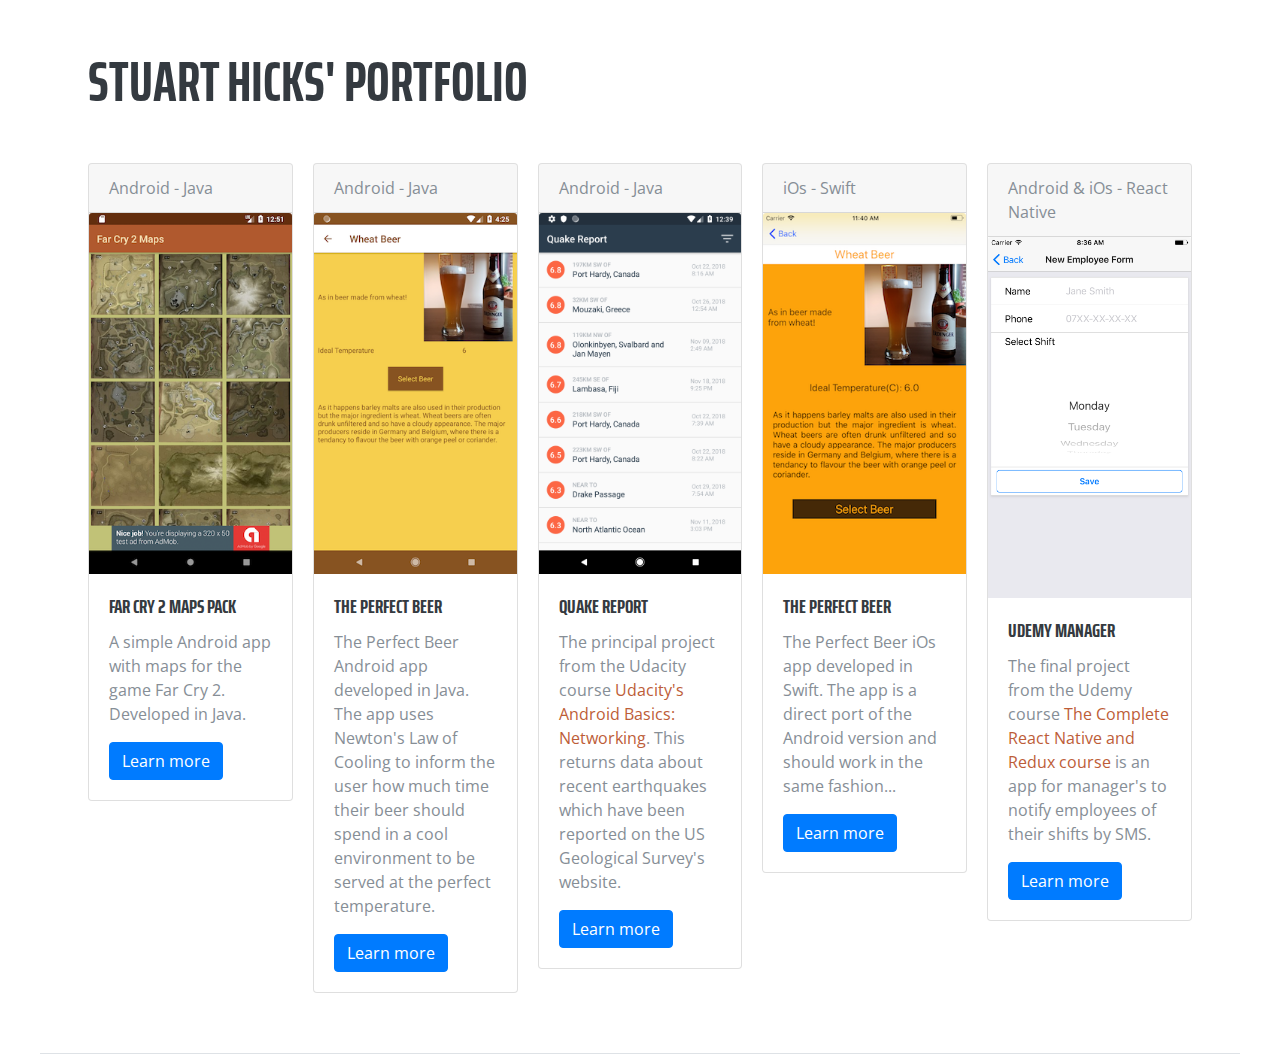
<file: index.html>
<!DOCTYPE html>
<html lang="en">

  <head>

    <meta charset="utf-8">
    <meta name="viewport" content="width=device-width, initial-scale=1, shrink-to-fit=no">
    <meta name="description" content="">
    <meta name="author" content="">

    <title>Stuart Hicks Portfolio</title>

    <!-- Bootstrap core CSS -->
    <link href="vendor/bootstrap/css/bootstrap.min.css" rel="stylesheet">

    <!-- Custom fonts for this template -->
    <link href="https://fonts.googleapis.com/css?family=Saira+Extra+Condensed:100,200,300,400,500,600,700,800,900" rel="stylesheet">
    <link href="https://fonts.googleapis.com/css?family=Open+Sans:300,300i,400,400i,600,600i,700,700i,800,800i" rel="stylesheet">
    <link href="vendor/font-awesome/css/font-awesome.min.css" rel="stylesheet">
    <link href="vendor/devicons/css/devicons.min.css" rel="stylesheet">
    <link href="vendor/simple-line-icons/css/simple-line-icons.css" rel="stylesheet">

    <!-- Custom styles for this template -->
    <link href="css/resume.css" rel="stylesheet">

  </head>

  <body>

<!--
    <nav class="navbar navbar-expand-lg navbar-dark bg-primary fixed-top" id="sideNav">
      <a class="navbar-brand js-scroll-trigger" href="#page-top">
        <span class="d-block d-lg-none">Stuart Hicks</span>
        <span class="d-none d-lg-block">
          <img class="img-fluid img-profile rounded-circle mx-auto mb-2" src="img/profile.jpg" alt="">
        </span>
      </a>
      <button class="navbar-toggler" type="button" data-toggle="collapse" data-target="#navbarSupportedContent" aria-controls="navbarSupportedContent" aria-expanded="false" aria-label="Toggle navigation">
        <span class="navbar-toggler-icon"></span>
      </button>
      <div class="collapse navbar-collapse" id="navbarSupportedContent">
        <ul class="navbar-nav">
          <li class="nav-item">
            <a class="nav-link js-scroll-trigger" href="#about">About</a>
          </li>
          <li class="nav-item">
            <a class="nav-link js-scroll-trigger" href="#experience">Experience</a>
          </li>
          <li class="nav-item">
            <a class="nav-link js-scroll-trigger" href="#education">Education</a>
          </li>
          <li class="nav-item">
            <a class="nav-link js-scroll-trigger" href="#portfolio">Portfolio</a>
          </li>
          <li class="nav-item">
            <a class="nav-link js-scroll-trigger" href="#skills">Skills</a>
          </li>
          <li class="nav-item">
            <a class="nav-link js-scroll-trigger" href="#interests">Interests</a>
          </li>
        </ul>
      </div>
    </nav>

  -->

    <div class="container-fluid p-0">

<!--
      <section class="resume-section p-3 p-lg-5 d-flex d-column" id="about">
        <div class="my-auto">
          <h1 class="mb-0">Stuart
            <span class="text-primary">Hicks</span>
          </h1>
          <div class="subheading mb-5">Malmö - Lund - Staffanstorp · Sweden ·
            <a href="mailto:stuart@stuarthicks.tech">stuart@stuarthicks.tech</a>
          </div>
          <p class="mb-5">I am a developing developer principally concentrating on Android mobile apps but with iOs and front end experience.</p>
        </div>
      </section>

      <section class="resume-section p-3 p-lg-5 d-flex flex-column" id="experience">
        <div class="my-auto">
          <h2 class="mb-5">Experience</h2>

          <div class="resume-item d-flex flex-column flex-md-row mb-5">
            <div class="resume-content mr-auto">
              <h3 class="mb-0">Internship</h3>
              <div class="subheading mb-3">Crunchfish</div>
              <p>Developing Android applications incorporating their gesture recognition technology.</p>
            </div>
            <div class="resume-date text-md-right">
              <span class="text-primary">March 2018 - May 2018</span>
            </div>
          </div>
        </div>

      </section>

      <section class="resume-section p-3 p-lg-5 d-flex flex-column" id="education">
        <div class="my-auto">
          <h2 class="mb-5">Education</h2>

          <div class="resume-item d-flex flex-column flex-md-row mb-5">
            <div class="resume-content mr-auto">
              <h3 class="mb-0">Malmö Yrkeshögskola</h3>
              <div class="subheading mb-3">Bachelor of Science</div>
              <div>Programming for iPhone and Android</div>
              <p>?</p>
            </div>
            <div class="resume-date text-md-right">
              <span class="text-primary">August 2017 - June 2018</span>
            </div>
          </div>

        </div>
      </section>
-->
      <section class="resume-section p-3 p-lg-5 d-flex flex-column" id="portfolio">
        <div class="my-auto">
          <h2 class="mb-5">Stuart Hicks' Portfolio</h2>

          <div class="card-columns">

              <div class="card">
                <div class="card-header">
                  Android - Java
                </div>
                <img class="card-img-top" src="images/andFarCry2MapsScreenshot.png" alt="Screenshot from the Far Cry 2 Maps Pack app">
                <div class="card-body">
                  <h5 class="card-title">Far Cry 2 Maps Pack</h5>
                  <p class="card-text"> A simple Android app with maps for the game Far Cry 2. Developed in Java.</p>
                  <a href="andfarcry2maps.html" class="btn btn-primary">Learn more</a>
                </div>
              </div>

              <div class="card">
                <div class="card-header">
                  Android - Java
                </div>
                <img class="card-img-top" src="images/andPerfectBeerScreenshot.png" alt="Screenshot from The Perfect Beer Android app">
                <div class="card-body">
                  <h5 class="card-title">The Perfect Beer</h5>
                  <p class="card-text">The Perfect Beer Android app developed in Java. The app uses Newton's Law of Cooling to inform the user how much time their beer should spend in a cool environment to be served at the perfect temperature.</p>
                  <a href="andtheperfectbeer.html" class="btn btn-primary">Learn more</a>
                </div>
              </div>

              <div class="card">
                <div class="card-header">
                  Android - Java
                </div>
                <img class="card-img-top" src="images/quakereportscreen1.png" alt="Screenshot from the Quake Report Android app">
                <div class="card-body">
                  <h5 class="card-title">Quake Report</h5>
                  <p class="card-text">The principal project from the Udacity course <a href="https://eu.udacity.com/course/android-basics-networking--ud843">Udacity's Android Basics: Networking</a>. This returns data about recent earthquakes which have been reported on the US Geological Survey's website.</p>
                  <a href="andquakereport.html" class="btn btn-primary">Learn more</a>
                </div>
              </div>

              <div class="card">
                <div class="card-header">
                  iOs - Swift
                </div>
                <img class="card-img-top" src="images/iOsPerfectBeerScreenshot.png" alt="Screenshot from The Perfect Beer iOs app">
                <div class="card-body">
                  <h5 class="card-title">The Perfect Beer</h5>
                  <p class="card-text">The Perfect Beer iOs app developed in Swift. The app is a direct port of the Android version and should work in the same fashion...</p>
                  <a href="iostheperfectbeer.html" class="btn btn-primary">Learn more</a>
                </div>
              </div>

              <div class="card">
                <div class="card-header">
                  Android & iOs - React Native
                </div>
                <img class="card-img-top" src="images/myManageriOsNewEmployeeScreen.png" alt="Screenshot from the iOs version of Udemy Manager">
                <div class="card-body">
                  <h5 class="card-title">Udemy Manager</h5>
                  <p class="card-text">The final project from the Udemy course <a href="https://www.udemy.com/the-complete-react-native-and-redux-course/">The Complete React Native and Redux course</a> is an app for manager's to notify employees of their shifts by SMS.</p>
                  <a href="rnUdemyManager.html" class="btn btn-primary">Learn more</a>
                </div>
              </div>
          </div>
        </div>
      </section>

<!--
        <section class="resume-section p-3 p-lg-5 d-flex flex-column" id="skills">
          <div class="my-auto">
            <h2 class="mb-5">Skills</h2>

            <div class="subheading mb-3">Programming Languages &amp; Tools</div>
            <ul class="list-inline list-icons">
              <li class="list-inline-item">
                <i class="devicons devicons-android"></i>
              </li>
              <li class="list-inline-item">
                <i class="devicons devicons-java"></i>
              </li>
              <li class="list-inline-item">
                <i class="devicons devicons-apple"></i>
              </li>
              <li class="list-inline-item">
                <i class="devicons devicons-swift"></i>
              </li>
              <li class="list-inline-item">
                <i class="devicons devicons-git"></i>
              </li>
              <li class="list-inline-item">
                <i class="devicons devicons-bitbucket"></i>
              </li>
              <li class="list-inline-item">
                <i class="devicons devicons-html5"></i>
              </li>
              <li class="list-inline-item">
                <i class="devicons devicons-css3"></i>
              </li>
              <li class="list-inline-item">
                <i class="devicons devicons-javascript"></i>
              </li>
            </ul>
          </section>

          <section class="resume-section p-3 p-lg-5 d-flex flex-column" id="interests">
            <div class="my-auto">
              <h2 class="mb-5">Interests</h2>
              <p>After a number of years playing football I have recently returned to rugby, trying league for a change and turn out for my local side the <a href="http://www.skanestags.com">Skane Stags</a> (can you guess who made their new responsive website?). I also enjoy walking in the countryside.</p>
              <p class="mb-0">Less physically involved activities I enjoy include reading and continually attempting to learn to play the guitar.</p>
            </div>
          </section>
-->
      </div>

      <!-- Bootstrap core JavaScript -->
      <script src="vendor/jquery/jquery.min.js"></script>
      <script src="vendor/bootstrap/js/bootstrap.bundle.min.js"></script>

      <!-- Plugin JavaScript -->
      <script src="vendor/jquery-easing/jquery.easing.min.js"></script>

      <!-- Custom scripts for this template -->
      <script src="js/resume.min.js"></script>

    </body>

</html>
</file>
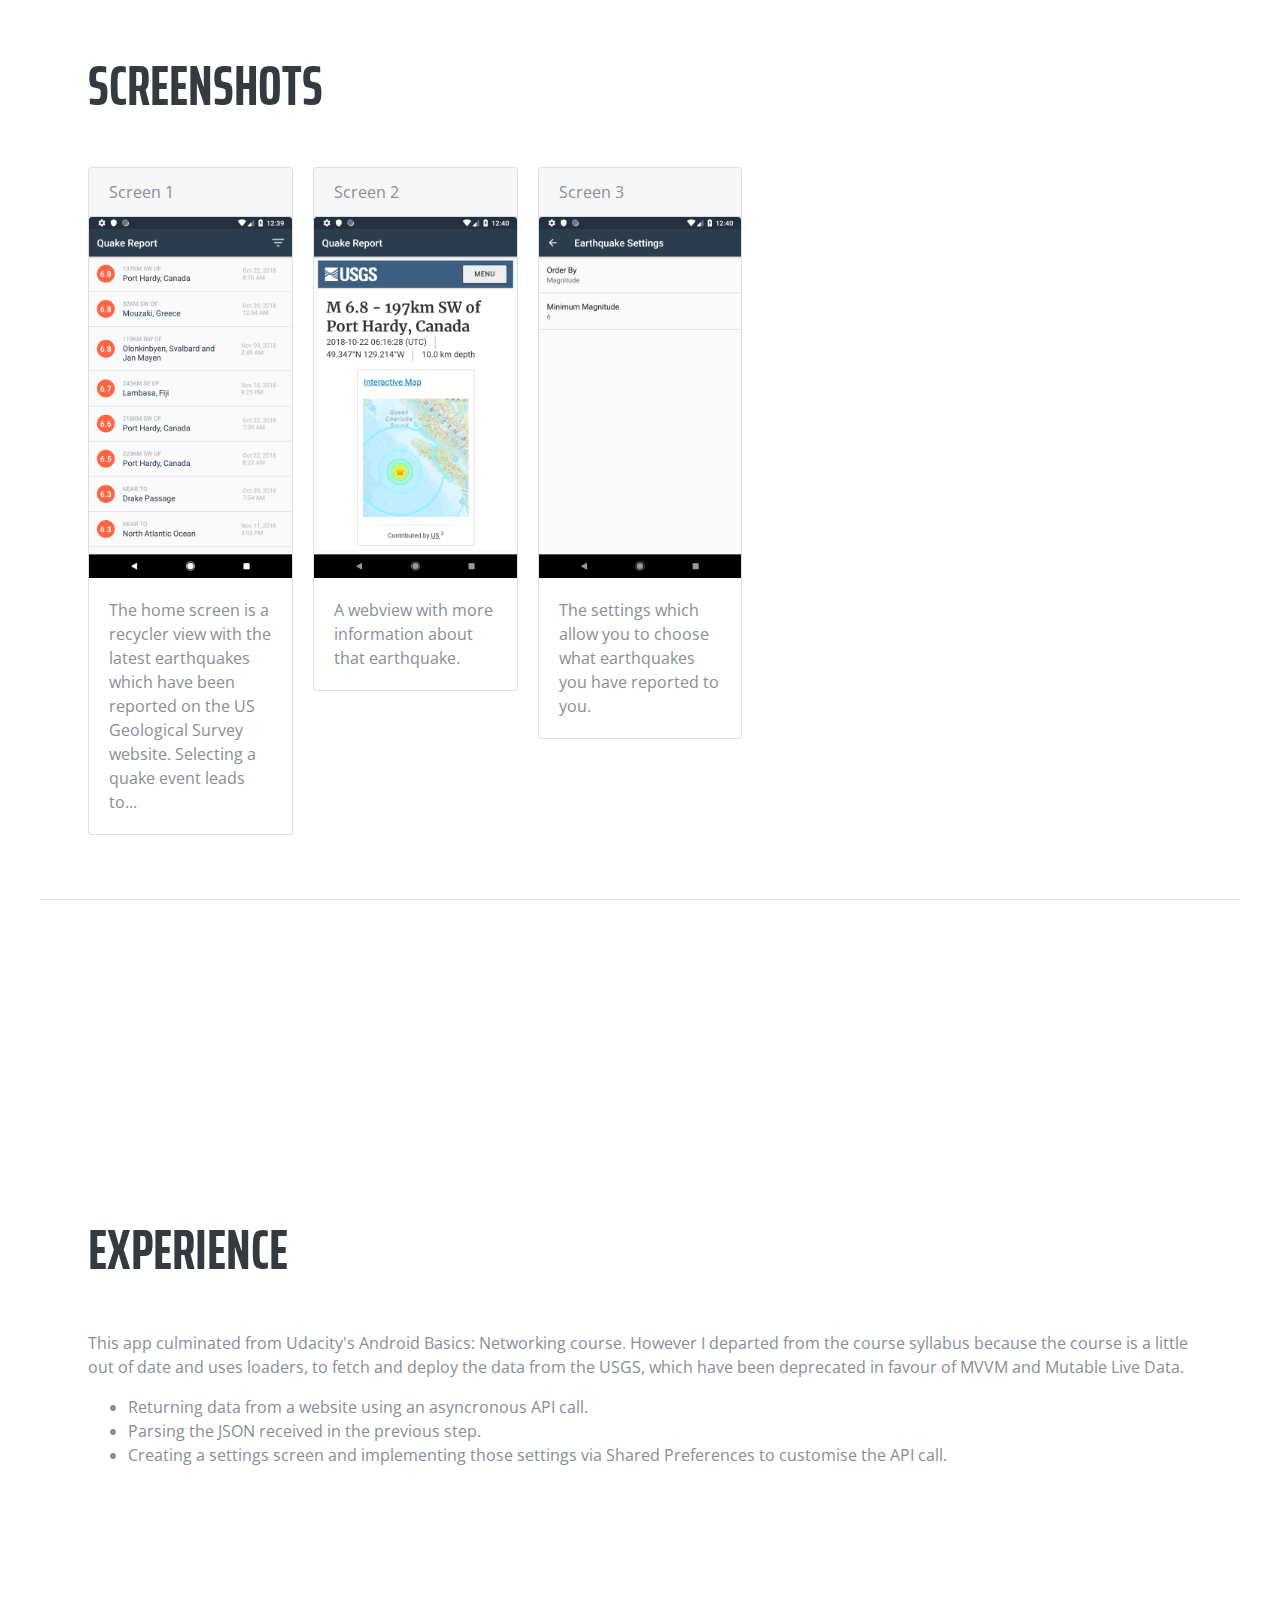
<file: andquakereport.html>
<!DOCTYPE html>
<html lang="en">

  <head>

    <meta charset="utf-8">
    <meta name="viewport" content="width=device-width, initial-scale=1, shrink-to-fit=no">
    <meta name="description" content="">
    <meta name="author" content="">

    <title>Android - Quake Report</title>

    <!-- Bootstrap core CSS -->
    <link href="vendor/bootstrap/css/bootstrap.min.css" rel="stylesheet">

    <!-- Custom fonts for this template -->
    <link href="https://fonts.googleapis.com/css?family=Saira+Extra+Condensed:100,200,300,400,500,600,700,800,900" rel="stylesheet">
    <link href="https://fonts.googleapis.com/css?family=Open+Sans:300,300i,400,400i,600,600i,700,700i,800,800i" rel="stylesheet">
    <link href="vendor/font-awesome/css/font-awesome.min.css" rel="stylesheet">
    <link href="vendor/devicons/css/devicons.min.css" rel="stylesheet">
    <link href="vendor/simple-line-icons/css/simple-line-icons.css" rel="stylesheet">

    <!-- Custom styles for this template -->
    <link href="css/resume.css" rel="stylesheet">

  </head>

  <body>

    <div class="container-fluid p-0">
      <section class="resume-section p-3 p-lg-5 d-flex flex-column" id="screens">
        <div class="my-auto">
          <h2 class="mb-5">Screenshots</h2>

          <div class="card-columns">

              <div class="card">
                <div class="card-header">
                  Screen 1
                </div>
                <img class="card-img-top" src="images/quakereportscreen1.png" alt="Screenshot from the Quake Report app">
                <div class="card-body">
                  <p class="card-text">The home screen is a recycler view with the latest earthquakes which have been reported on the US Geological Survey website. Selecting a quake event leads to...</p>
                </div>
              </div>

              <div class="card">
                <div class="card-header">
                  Screen 2
                </div>
                <img class="card-img-top" src="images/quakereportscreen2.png" alt="Screenshot from the Quake Report app">
                <div class="card-body">
                  <p class="card-text">A webview with more information about that earthquake.</p>
                </div>
              </div>

              <div class="card">
                <div class="card-header">
                  Screen 3
                </div>
                <img class="card-img-top" src="images/quakereportscreen3.png" alt="Screenshot from The Perfect Beer app">
                <div class="card-body">
                  <p class="card-text">The settings which allow you to choose what earthquakes you have reported to you.</p>
                </div>
              </div>
          </div>
        </section>

        <section class="resume-section p-3 p-lg-5 d-flex flex-column" id="skills">
          <div class="my-auto">
            <h2 class="mb-5">Experience</h2>
            <p>This app culminated from <a href"https://eu.udacity.com/course/android-basics-networking--ud843">Udacity's Android Basics: Networking</a> course. However I departed from the course syllabus because the course is a little out of date and uses loaders, to fetch and deploy the data from the USGS, which have been deprecated in favour of MVVM and Mutable Live Data. </p>
            <ul>
              <li>Returning data from a website using an asyncronous API call.</li>
              <li>Parsing the JSON received in the previous step.</li>
              <li>Creating a settings screen and implementing those settings via Shared Preferences to customise the API call.</li>
            </ul>
          </div>
        </section>

    </div>

    <!-- Bootstrap core JavaScript -->
    <script src="vendor/jquery/jquery.min.js"></script>
    <script src="vendor/bootstrap/js/bootstrap.bundle.min.js"></script>

    <!-- Plugin JavaScript -->
    <script src="vendor/jquery-easing/jquery.easing.min.js"></script>

    <!-- Custom scripts for this template -->
    <script src="js/resume.min.js"></script>

  </body>

</html>
</file>
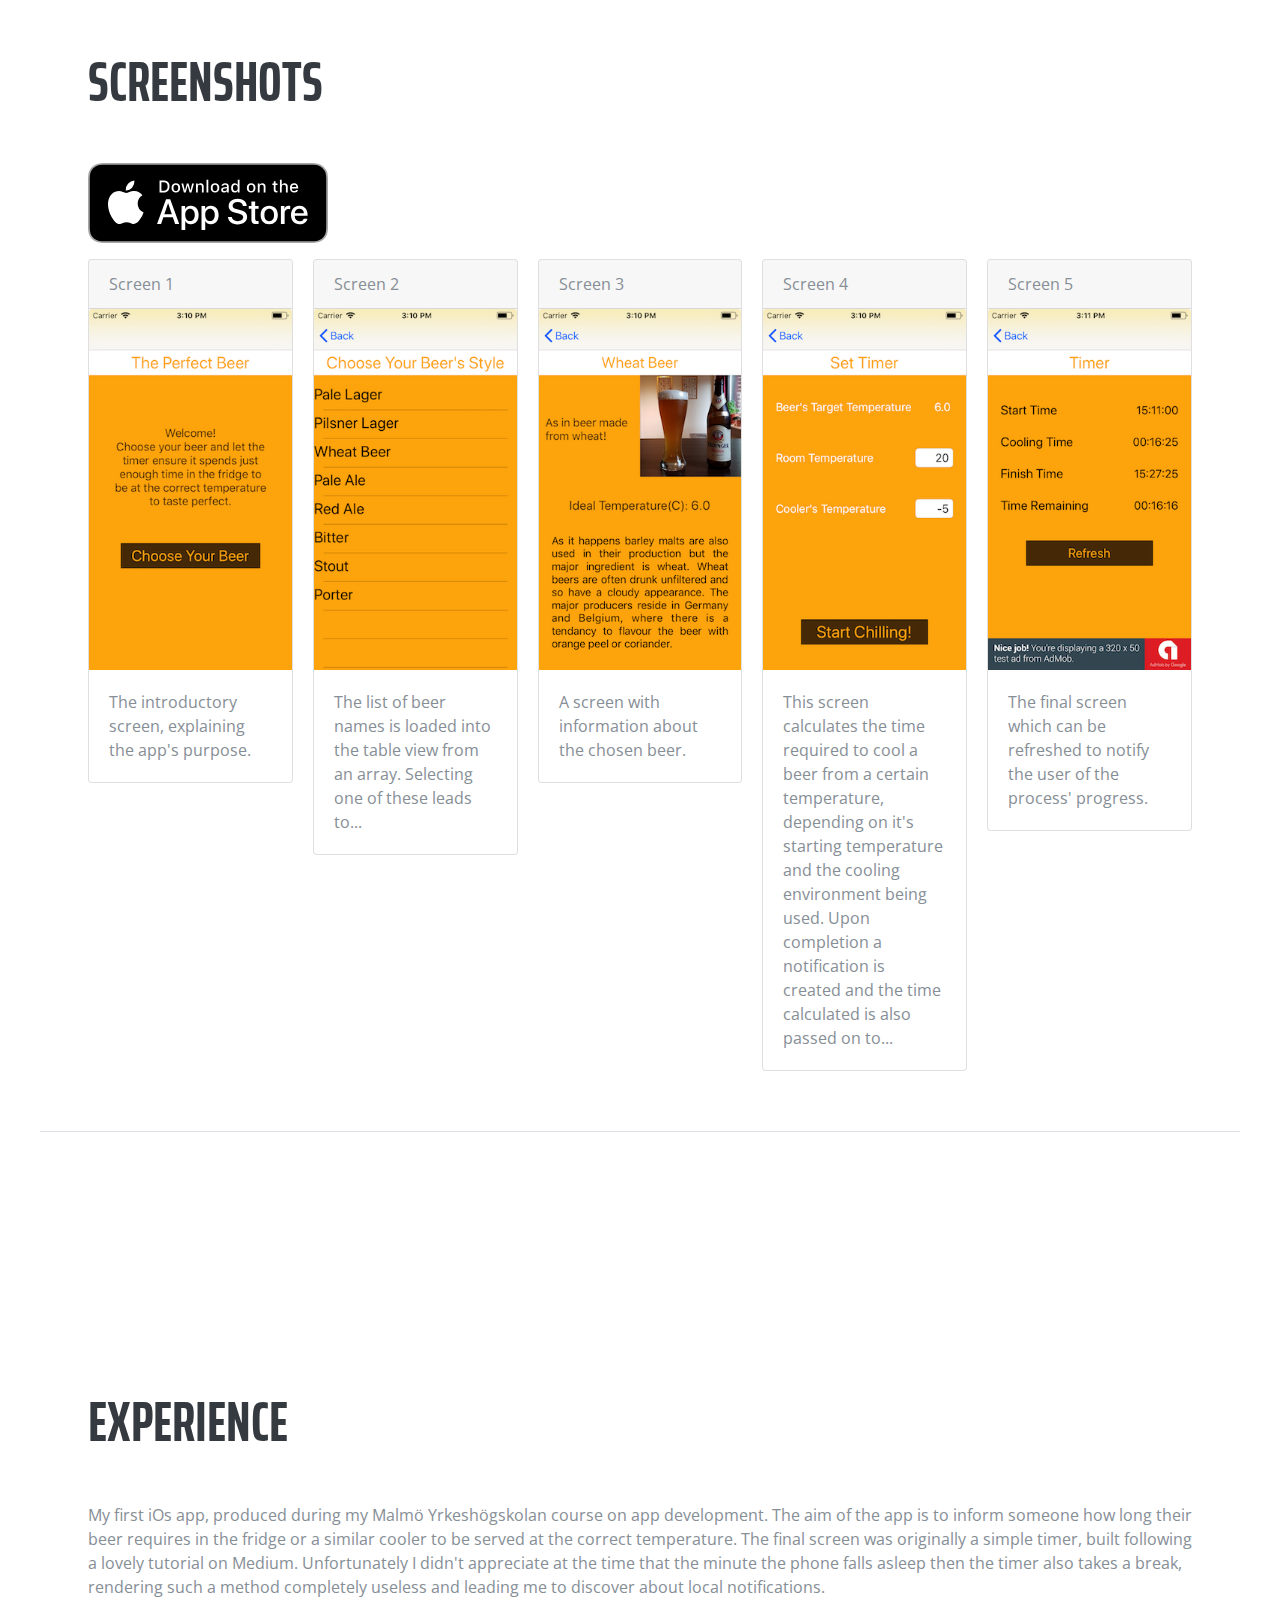
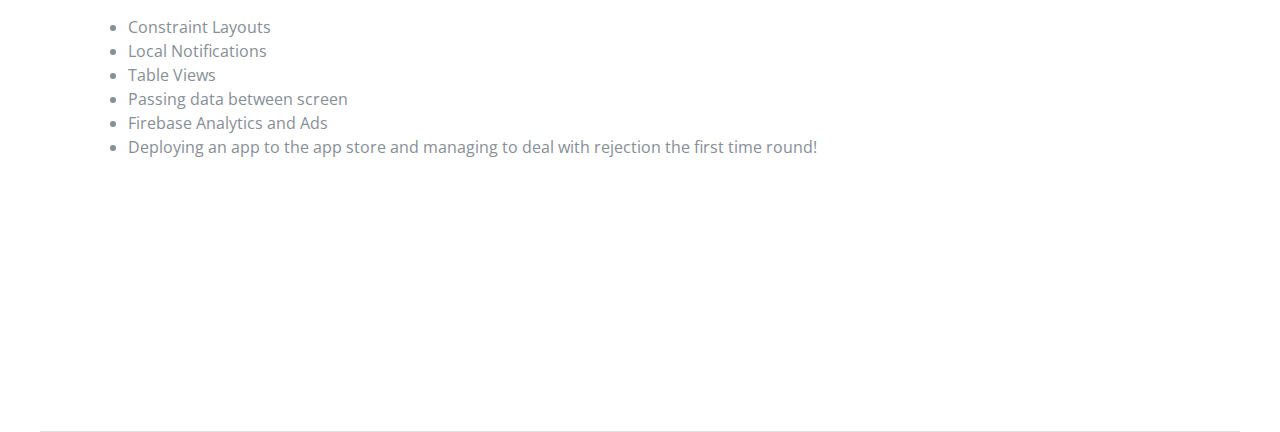
<file: iostheperfectbeer.html>
<!DOCTYPE html>
<html lang="en">

  <head>

    <meta charset="utf-8">
    <meta name="viewport" content="width=device-width, initial-scale=1, shrink-to-fit=no">
    <meta name="description" content="">
    <meta name="author" content="">

    <title>iOs - The Perfect Beer</title>

    <!-- Bootstrap core CSS -->
    <link href="vendor/bootstrap/css/bootstrap.min.css" rel="stylesheet">

    <!-- Custom fonts for this template -->
    <link href="https://fonts.googleapis.com/css?family=Saira+Extra+Condensed:100,200,300,400,500,600,700,800,900" rel="stylesheet">
    <link href="https://fonts.googleapis.com/css?family=Open+Sans:300,300i,400,400i,600,600i,700,700i,800,800i" rel="stylesheet">
    <link href="vendor/font-awesome/css/font-awesome.min.css" rel="stylesheet">
    <link href="vendor/devicons/css/devicons.min.css" rel="stylesheet">
    <link href="vendor/simple-line-icons/css/simple-line-icons.css" rel="stylesheet">

    <!-- Custom styles for this template -->
    <link href="css/resume.css" rel="stylesheet">

  </head>

  <body>

    <div class="container-fluid p-0">
      <section class="resume-section p-3 p-lg-5 d-flex flex-column" id="screens">
        <div class="my-auto">
          <h2 class="mb-5">Screenshots</h2>
          <p>
            <a href='https://itunes.apple.com/se/app/the-perfect-beer/id1294018804?mt=8&ign-mpt=uo%3D4'><img alt='Get it on Google Play' src='images/downloadOnTheAppStore.svg' width=240dp/></a>
          </p>

          <div class="card-columns">

            <div class="card">
              <div class="card-header">
                Screen 1
              </div>
              <img class="card-img-top" src="images/iOsPerfectBeerScreen1.png" alt="Screenshot from the iOs Perfect Beer app">
              <div class="card-body">
                <p class="card-text">The introductory screen, explaining the app's purpose.</p>
              </div>
            </div>

            <div class="card">
              <div class="card-header">
                Screen 2
              </div>
              <img class="card-img-top" src="images/iOsPerfectBeerScreen2.png" alt="Screenshot from the iOs Perfect Beer app">
              <div class="card-body">
                <p class="card-text">The list of beer names is loaded into the table view from an array. Selecting one of these leads to...</p>
              </div>
            </div>

            <div class="card">
              <div class="card-header">
                Screen 3
              </div>
              <img class="card-img-top" src="images/iOsPerfectBeerScreen3.png" alt="Screenshot from the iOs Perfect Beer app">
              <div class="card-body">
                <p class="card-text">A screen with information about the chosen beer.</p>
              </div>
            </div>

            <div class="card">
              <div class="card-header">
                Screen 4
              </div>
              <img class="card-img-top" src="images/iOsPerfectBeerScreen4.png" alt="Screenshot from the iOs Perfect Beer app">
              <div class="card-body">
                <p class="card-text">This screen calculates the time required to cool a beer from a certain temperature, depending on it's starting temperature and the cooling environment being used. Upon completion a notification is created and the time calculated is also passed on to...</p>
              </div>
            </div>

            <div class="card">
              <div class="card-header">
                Screen 5
              </div>
              <img class="card-img-top" src="images/iOsPerfectBeerScreen5.png" alt="Screenshot from the iOs Perfect Beer app">
              <div class="card-body">
                <p class="card-text">The final screen which can be refreshed to notify the user of the process' progress.</p>
              </div>
            </div>
          </div>
        </section>

        <section class="resume-section p-3 p-lg-5 d-flex flex-column" id="skills">
          <div class="my-auto">
            <h2 class="mb-5">Experience</h2>
            <p>My first iOs app, produced during my Malmö Yrkeshögskolan course on app development. The aim of the app is to inform someone how long their beer requires in the fridge or a similar cooler to be served at the correct temperature. The final screen was originally a simple timer, built following a lovely tutorial on Medium. Unfortunately I didn't appreciate at the time that the minute the phone falls asleep then the timer also takes a break, rendering such a method completely useless and leading me to discover about local notifications.</p>
            <ul>
              <li>Constraint Layouts</li>
              <li>Local Notifications</li>
              <li>Table Views</li>
              <li>Passing data between screen</li>
              <li>Firebase Analytics and Ads</li>
              <li>Deploying an app to the app store and managing to deal with rejection the first time round!</li>
            </ul>
          </div>
        </section>


    </div>

    <!-- Bootstrap core JavaScript -->
    <script src="vendor/jquery/jquery.min.js"></script>
    <script src="vendor/bootstrap/js/bootstrap.bundle.min.js"></script>

    <!-- Plugin JavaScript -->
    <script src="vendor/jquery-easing/jquery.easing.min.js"></script>

    <!-- Custom scripts for this template -->
    <script src="js/resume.min.js"></script>

  </body>

</html>
</file>
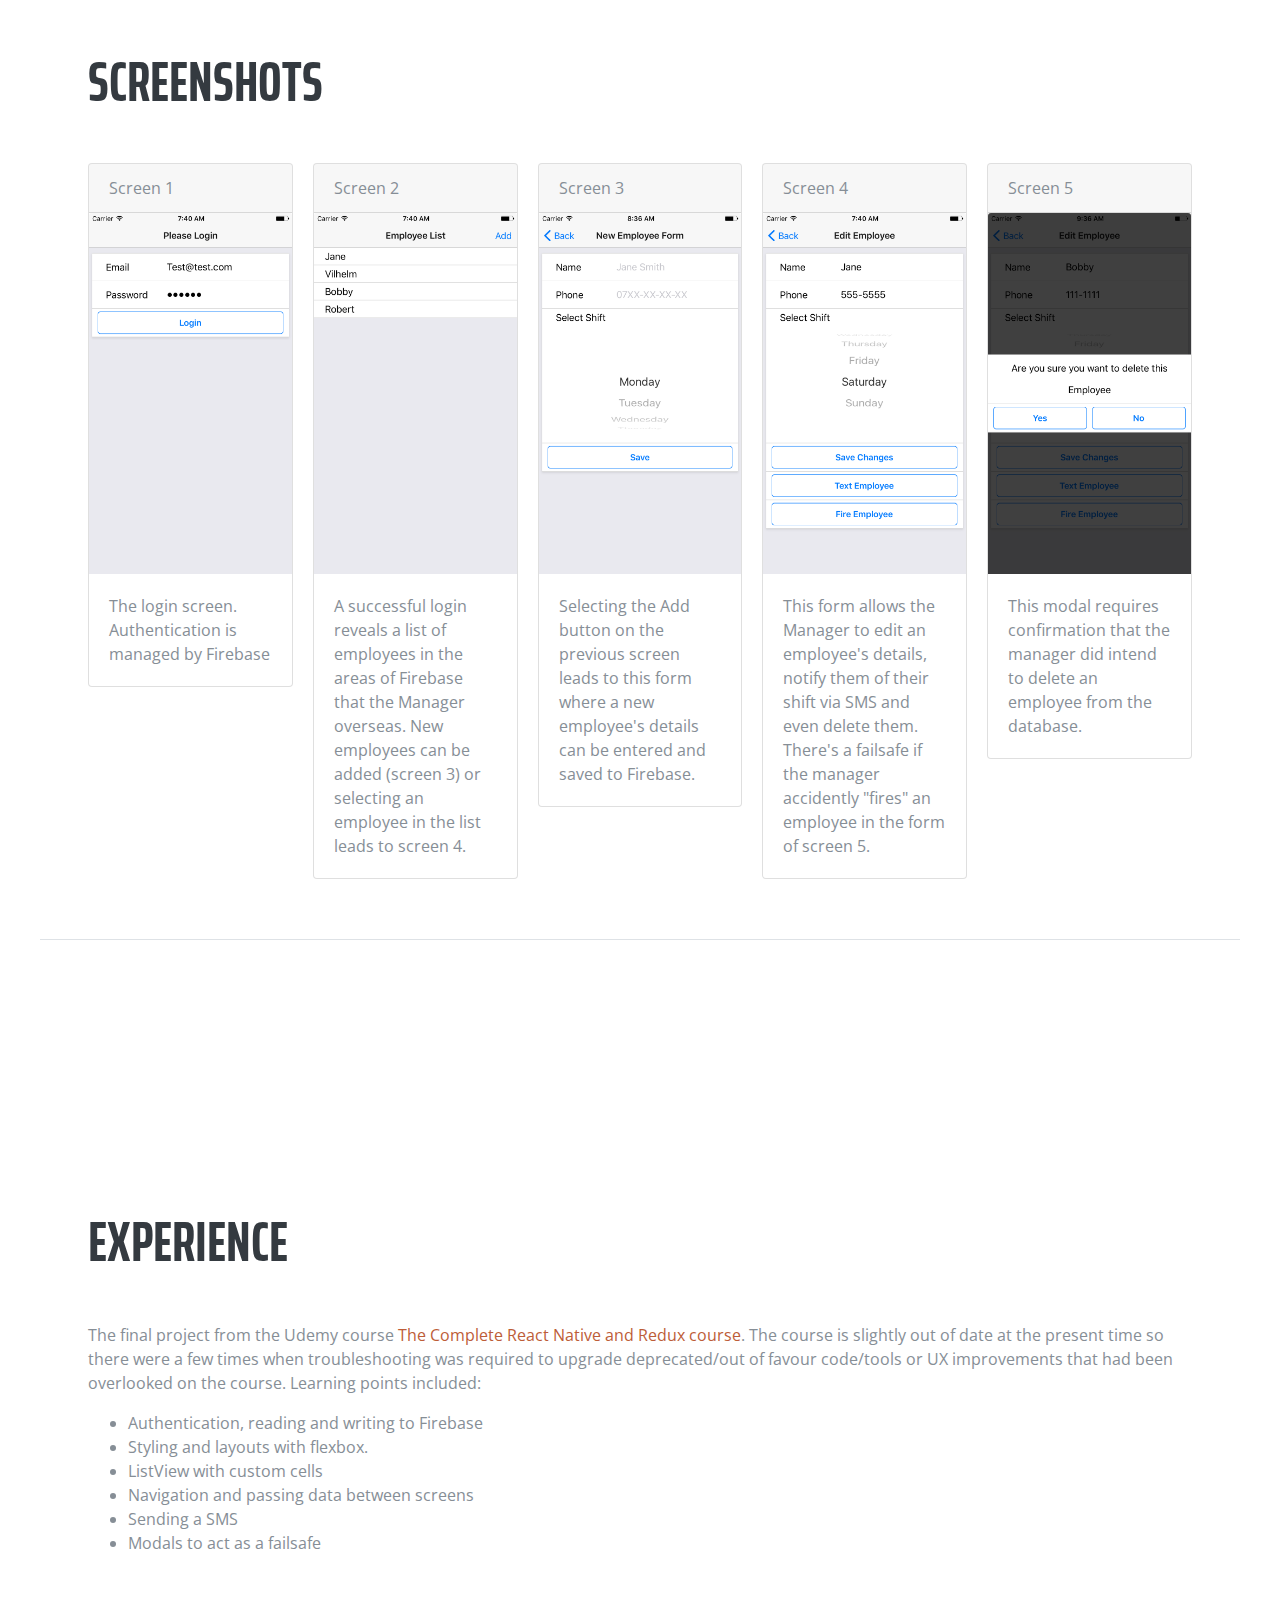
<file: rnUdemyManager.html>
<!DOCTYPE html>
<html lang="en">

  <head>

    <meta charset="utf-8">
    <meta name="viewport" content="width=device-width, initial-scale=1, shrink-to-fit=no">
    <meta name="description" content="">
    <meta name="author" content="">

    <title>React Native - Udemy Manager</title>

    <!-- Bootstrap core CSS -->
    <link href="vendor/bootstrap/css/bootstrap.min.css" rel="stylesheet">

    <!-- Custom fonts for this template -->
    <link href="https://fonts.googleapis.com/css?family=Saira+Extra+Condensed:100,200,300,400,500,600,700,800,900" rel="stylesheet">
    <link href="https://fonts.googleapis.com/css?family=Open+Sans:300,300i,400,400i,600,600i,700,700i,800,800i" rel="stylesheet">
    <link href="vendor/font-awesome/css/font-awesome.min.css" rel="stylesheet">
    <link href="vendor/devicons/css/devicons.min.css" rel="stylesheet">
    <link href="vendor/simple-line-icons/css/simple-line-icons.css" rel="stylesheet">

    <!-- Custom styles for this template -->
    <link href="css/resume.css" rel="stylesheet">

  </head>

  <body>

    <div class="container-fluid p-0">
      <section class="resume-section p-3 p-lg-5 d-flex flex-column" id="screens">
        <div class="my-auto">
          <h2 class="mb-5">Screenshots</h2>
          <div class="card-columns">

            <div class="card">
              <div class="card-header">
                Screen 1
              </div>
              <img class="card-img-top" src="images/myManageriOsLoginScreen.png" alt="Screenshot from the iOs version of the Udemy Manager app">
              <div class="card-body">
                <p class="card-text">The login screen. Authentication is managed by Firebase</p>
              </div>
            </div>

            <div class="card">
              <div class="card-header">
                Screen 2
              </div>
              <img class="card-img-top" src="images/myManageriOsEmployeeListScreen.png" alt="Screenshot from the iOs version of the Udemy Manager app">
              <div class="card-body">
                <p class="card-text">A successful login reveals a list of employees in the areas of Firebase that the Manager overseas. New employees can be added (screen 3) or selecting an employee in the list leads to screen 4.</p>
              </div>
            </div>

            <div class="card">
              <div class="card-header">
                Screen 3
              </div>
              <img class="card-img-top" src="images/myManageriOsNewEmployeeScreen.png" alt="Screenshot from the iOs version of the Udemy Manager app">
              <div class="card-body">
                <p class="card-text">Selecting the Add button on the previous screen leads to this form where a new employee's details can be entered and saved to Firebase.</p>
              </div>
            </div>

            <div class="card">
              <div class="card-header">
                Screen 4
              </div>
              <img class="card-img-top" src="images/myManageriOsEmployeeScreen.png" alt="Screenshot from the iOs version of the Udemy Manager app">
              <div class="card-body">
                <p class="card-text">This form allows the Manager to edit an employee's details, notify them of their shift via SMS and even delete them. There's a failsafe if the manager accidently "fires" an employee in the form of screen 5.</p>
              </div>
            </div>

            <div class="card">
              <div class="card-header">
                Screen 5
              </div>
              <img class="card-img-top" src="images/myManageriOsEmployeeDeleteConfirmationModal.png" alt="Screenshot from the iOs version of the Udemy Manager app">
              <div class="card-body">
                <p class="card-text">This modal requires confirmation that the manager did intend to delete an employee from the database.</p>
              </div>
            </div>
          </div>
        </section>

        <section class="resume-section p-3 p-lg-5 d-flex flex-column" id="skills">
          <div class="my-auto">
            <h2 class="mb-5">Experience</h2>
            <p>The final project from the Udemy course <a href="https://www.udemy.com/the-complete-react-native-and-redux-course/">The Complete React Native and Redux course</a>. The course is slightly out of date at the present time so there were a few times when troubleshooting was required to upgrade deprecated/out of favour code/tools or UX improvements that had been overlooked on the course. Learning points included:</p>
            <ul>
              <li>Authentication, reading and writing to Firebase</li>
              <li>Styling and layouts with flexbox.</li>
              <li>ListView with custom cells</li>
              <li>Navigation and passing data between screens</li>
              <li>Sending a SMS</li>
              <li>Modals to act as a failsafe</li>
            </ul>
          </div>
        </section>


    </div>

    <!-- Bootstrap core JavaScript -->
    <script src="vendor/jquery/jquery.min.js"></script>
    <script src="vendor/bootstrap/js/bootstrap.bundle.min.js"></script>

    <!-- Plugin JavaScript -->
    <script src="vendor/jquery-easing/jquery.easing.min.js"></script>

    <!-- Custom scripts for this template -->
    <script src="js/resume.min.js"></script>

  </body>

</html>
</file>
<file: vendor/simple-line-icons/css/simple-line-icons.css>
@font-face {
  font-family: 'simple-line-icons';
  src: url('../fonts/Simple-Line-Icons.eot?v=2.4.0');
  src: url('../fonts/Simple-Line-Icons.eot?v=2.4.0#iefix') format('embedded-opentype'), url('../fonts/Simple-Line-Icons.woff2?v=2.4.0') format('woff2'), url('../fonts/Simple-Line-Icons.ttf?v=2.4.0') format('truetype'), url('../fonts/Simple-Line-Icons.woff?v=2.4.0') format('woff'), url('../fonts/Simple-Line-Icons.svg?v=2.4.0#simple-line-icons') format('svg');
  font-weight: normal;
  font-style: normal;
}
/*
 Use the following CSS code if you want to have a class per icon.
 Instead of a list of all class selectors, you can use the generic [class*="icon-"] selector, but it's slower:
*/
.icon-user,
.icon-people,
.icon-user-female,
.icon-user-follow,
.icon-user-following,
.icon-user-unfollow,
.icon-login,
.icon-logout,
.icon-emotsmile,
.icon-phone,
.icon-call-end,
.icon-call-in,
.icon-call-out,
.icon-map,
.icon-location-pin,
.icon-direction,
.icon-directions,
.icon-compass,
.icon-layers,
.icon-menu,
.icon-list,
.icon-options-vertical,
.icon-options,
.icon-arrow-down,
.icon-arrow-left,
.icon-arrow-right,
.icon-arrow-up,
.icon-arrow-up-circle,
.icon-arrow-left-circle,
.icon-arrow-right-circle,
.icon-arrow-down-circle,
.icon-check,
.icon-clock,
.icon-plus,
.icon-minus,
.icon-close,
.icon-event,
.icon-exclamation,
.icon-organization,
.icon-trophy,
.icon-screen-smartphone,
.icon-screen-desktop,
.icon-plane,
.icon-notebook,
.icon-mustache,
.icon-mouse,
.icon-magnet,
.icon-energy,
.icon-disc,
.icon-cursor,
.icon-cursor-move,
.icon-crop,
.icon-chemistry,
.icon-speedometer,
.icon-shield,
.icon-screen-tablet,
.icon-magic-wand,
.icon-hourglass,
.icon-graduation,
.icon-ghost,
.icon-game-controller,
.icon-fire,
.icon-eyeglass,
.icon-envelope-open,
.icon-envelope-letter,
.icon-bell,
.icon-badge,
.icon-anchor,
.icon-wallet,
.icon-vector,
.icon-speech,
.icon-puzzle,
.icon-printer,
.icon-present,
.icon-playlist,
.icon-pin,
.icon-picture,
.icon-handbag,
.icon-globe-alt,
.icon-globe,
.icon-folder-alt,
.icon-folder,
.icon-film,
.icon-feed,
.icon-drop,
.icon-drawer,
.icon-docs,
.icon-doc,
.icon-diamond,
.icon-cup,
.icon-calculator,
.icon-bubbles,
.icon-briefcase,
.icon-book-open,
.icon-basket-loaded,
.icon-basket,
.icon-bag,
.icon-action-undo,
.icon-action-redo,
.icon-wrench,
.icon-umbrella,
.icon-trash,
.icon-tag,
.icon-support,
.icon-frame,
.icon-size-fullscreen,
.icon-size-actual,
.icon-shuffle,
.icon-share-alt,
.icon-share,
.icon-rocket,
.icon-question,
.icon-pie-chart,
.icon-pencil,
.icon-note,
.icon-loop,
.icon-home,
.icon-grid,
.icon-graph,
.icon-microphone,
.icon-music-tone-alt,
.icon-music-tone,
.icon-earphones-alt,
.icon-earphones,
.icon-equalizer,
.icon-like,
.icon-dislike,
.icon-control-start,
.icon-control-rewind,
.icon-control-play,
.icon-control-pause,
.icon-control-forward,
.icon-control-end,
.icon-volume-1,
.icon-volume-2,
.icon-volume-off,
.icon-calendar,
.icon-bulb,
.icon-chart,
.icon-ban,
.icon-bubble,
.icon-camrecorder,
.icon-camera,
.icon-cloud-download,
.icon-cloud-upload,
.icon-envelope,
.icon-eye,
.icon-flag,
.icon-heart,
.icon-info,
.icon-key,
.icon-link,
.icon-lock,
.icon-lock-open,
.icon-magnifier,
.icon-magnifier-add,
.icon-magnifier-remove,
.icon-paper-clip,
.icon-paper-plane,
.icon-power,
.icon-refresh,
.icon-reload,
.icon-settings,
.icon-star,
.icon-symbol-female,
.icon-symbol-male,
.icon-target,
.icon-credit-card,
.icon-paypal,
.icon-social-tumblr,
.icon-social-twitter,
.icon-social-facebook,
.icon-social-instagram,
.icon-social-linkedin,
.icon-social-pinterest,
.icon-social-github,
.icon-social-google,
.icon-social-reddit,
.icon-social-skype,
.icon-social-dribbble,
.icon-social-behance,
.icon-social-foursqare,
.icon-social-soundcloud,
.icon-social-spotify,
.icon-social-stumbleupon,
.icon-social-youtube,
.icon-social-dropbox,
.icon-social-vkontakte,
.icon-social-steam {
  font-family: 'simple-line-icons';
  speak: none;
  font-style: normal;
  font-weight: normal;
  font-variant: normal;
  text-transform: none;
  line-height: 1;
  /* Better Font Rendering =========== */
  -webkit-font-smoothing: antialiased;
  -moz-osx-font-smoothing: grayscale;
}
.icon-user:before {
  content: "\e005";
}
.icon-people:before {
  content: "\e001";
}
.icon-user-female:before {
  content: "\e000";
}
.icon-user-follow:before {
  content: "\e002";
}
.icon-user-following:before {
  content: "\e003";
}
.icon-user-unfollow:before {
  content: "\e004";
}
.icon-login:before {
  content: "\e066";
}
.icon-logout:before {
  content: "\e065";
}
.icon-emotsmile:before {
  content: "\e021";
}
.icon-phone:before {
  content: "\e600";
}
.icon-call-end:before {
  content: "\e048";
}
.icon-call-in:before {
  content: "\e047";
}
.icon-call-out:before {
  content: "\e046";
}
.icon-map:before {
  content: "\e033";
}
.icon-location-pin:before {
  content: "\e096";
}
.icon-direction:before {
  content: "\e042";
}
.icon-directions:before {
  content: "\e041";
}
.icon-compass:before {
  content: "\e045";
}
.icon-layers:before {
  content: "\e034";
}
.icon-menu:before {
  content: "\e601";
}
.icon-list:before {
  content: "\e067";
}
.icon-options-vertical:before {
  content: "\e602";
}
.icon-options:before {
  content: "\e603";
}
.icon-arrow-down:before {
  content: "\e604";
}
.icon-arrow-left:before {
  content: "\e605";
}
.icon-arrow-right:before {
  content: "\e606";
}
.icon-arrow-up:before {
  content: "\e607";
}
.icon-arrow-up-circle:before {
  content: "\e078";
}
.icon-arrow-left-circle:before {
  content: "\e07a";
}
.icon-arrow-right-circle:before {
  content: "\e079";
}
.icon-arrow-down-circle:before {
  content: "\e07b";
}
.icon-check:before {
  content: "\e080";
}
.icon-clock:before {
  content: "\e081";
}
.icon-plus:before {
  content: "\e095";
}
.icon-minus:before {
  content: "\e615";
}
.icon-close:before {
  content: "\e082";
}
.icon-event:before {
  content: "\e619";
}
.icon-exclamation:before {
  content: "\e617";
}
.icon-organization:before {
  content: "\e616";
}
.icon-trophy:before {
  content: "\e006";
}
.icon-screen-smartphone:before {
  content: "\e010";
}
.icon-screen-desktop:before {
  content: "\e011";
}
.icon-plane:before {
  content: "\e012";
}
.icon-notebook:before {
  content: "\e013";
}
.icon-mustache:before {
  content: "\e014";
}
.icon-mouse:before {
  content: "\e015";
}
.icon-magnet:before {
  content: "\e016";
}
.icon-energy:before {
  content: "\e020";
}
.icon-disc:before {
  content: "\e022";
}
.icon-cursor:before {
  content: "\e06e";
}
.icon-cursor-move:before {
  content: "\e023";
}
.icon-crop:before {
  content: "\e024";
}
.icon-chemistry:before {
  content: "\e026";
}
.icon-speedometer:before {
  content: "\e007";
}
.icon-shield:before {
  content: "\e00e";
}
.icon-screen-tablet:before {
  content: "\e00f";
}
.icon-magic-wand:before {
  content: "\e017";
}
.icon-hourglass:before {
  content: "\e018";
}
.icon-graduation:before {
  content: "\e019";
}
.icon-ghost:before {
  content: "\e01a";
}
.icon-game-controller:before {
  content: "\e01b";
}
.icon-fire:before {
  content: "\e01c";
}
.icon-eyeglass:before {
  content: "\e01d";
}
.icon-envelope-open:before {
  content: "\e01e";
}
.icon-envelope-letter:before {
  content: "\e01f";
}
.icon-bell:before {
  content: "\e027";
}
.icon-badge:before {
  content: "\e028";
}
.icon-anchor:before {
  content: "\e029";
}
.icon-wallet:before {
  content: "\e02a";
}
.icon-vector:before {
  content: "\e02b";
}
.icon-speech:before {
  content: "\e02c";
}
.icon-puzzle:before {
  content: "\e02d";
}
.icon-printer:before {
  content: "\e02e";
}
.icon-present:before {
  content: "\e02f";
}
.icon-playlist:before {
  content: "\e030";
}
.icon-pin:before {
  content: "\e031";
}
.icon-picture:before {
  content: "\e032";
}
.icon-handbag:before {
  content: "\e035";
}
.icon-globe-alt:before {
  content: "\e036";
}
.icon-globe:before {
  content: "\e037";
}
.icon-folder-alt:before {
  content: "\e039";
}
.icon-folder:before {
  content: "\e089";
}
.icon-film:before {
  content: "\e03a";
}
.icon-feed:before {
  content: "\e03b";
}
.icon-drop:before {
  content: "\e03e";
}
.icon-drawer:before {
  content: "\e03f";
}
.icon-docs:before {
  content: "\e040";
}
.icon-doc:before {
  content: "\e085";
}
.icon-diamond:before {
  content: "\e043";
}
.icon-cup:before {
  content: "\e044";
}
.icon-calculator:before {
  content: "\e049";
}
.icon-bubbles:before {
  content: "\e04a";
}
.icon-briefcase:before {
  content: "\e04b";
}
.icon-book-open:before {
  content: "\e04c";
}
.icon-basket-loaded:before {
  content: "\e04d";
}
.icon-basket:before {
  content: "\e04e";
}
.icon-bag:before {
  content: "\e04f";
}
.icon-action-undo:before {
  content: "\e050";
}
.icon-action-redo:before {
  content: "\e051";
}
.icon-wrench:before {
  content: "\e052";
}
.icon-umbrella:before {
  content: "\e053";
}
.icon-trash:before {
  content: "\e054";
}
.icon-tag:before {
  content: "\e055";
}
.icon-support:before {
  content: "\e056";
}
.icon-frame:before {
  content: "\e038";
}
.icon-size-fullscreen:before {
  content: "\e057";
}
.icon-size-actual:before {
  content: "\e058";
}
.icon-shuffle:before {
  content: "\e059";
}
.icon-share-alt:before {
  content: "\e05a";
}
.icon-share:before {
  content: "\e05b";
}
.icon-rocket:before {
  content: "\e05c";
}
.icon-question:before {
  content: "\e05d";
}
.icon-pie-chart:before {
  content: "\e05e";
}
.icon-pencil:before {
  content: "\e05f";
}
.icon-note:before {
  content: "\e060";
}
.icon-loop:before {
  content: "\e064";
}
.icon-home:before {
  content: "\e069";
}
.icon-grid:before {
  content: "\e06a";
}
.icon-graph:before {
  content: "\e06b";
}
.icon-microphone:before {
  content: "\e063";
}
.icon-music-tone-alt:before {
  content: "\e061";
}
.icon-music-tone:before {
  content: "\e062";
}
.icon-earphones-alt:before {
  content: "\e03c";
}
.icon-earphones:before {
  content: "\e03d";
}
.icon-equalizer:before {
  content: "\e06c";
}
.icon-like:before {
  content: "\e068";
}
.icon-dislike:before {
  content: "\e06d";
}
.icon-control-start:before {
  content: "\e06f";
}
.icon-control-rewind:before {
  content: "\e070";
}
.icon-control-play:before {
  content: "\e071";
}
.icon-control-pause:before {
  content: "\e072";
}
.icon-control-forward:before {
  content: "\e073";
}
.icon-control-end:before {
  content: "\e074";
}
.icon-volume-1:before {
  content: "\e09f";
}
.icon-volume-2:before {
  content: "\e0a0";
}
.icon-volume-off:before {
  content: "\e0a1";
}
.icon-calendar:before {
  content: "\e075";
}
.icon-bulb:before {
  content: "\e076";
}
.icon-chart:before {
  content: "\e077";
}
.icon-ban:before {
  content: "\e07c";
}
.icon-bubble:before {
  content: "\e07d";
}
.icon-camrecorder:before {
  content: "\e07e";
}
.icon-camera:before {
  content: "\e07f";
}
.icon-cloud-download:before {
  content: "\e083";
}
.icon-cloud-upload:before {
  content: "\e084";
}
.icon-envelope:before {
  content: "\e086";
}
.icon-eye:before {
  content: "\e087";
}
.icon-flag:before {
  content: "\e088";
}
.icon-heart:before {
  content: "\e08a";
}
.icon-info:before {
  content: "\e08b";
}
.icon-key:before {
  content: "\e08c";
}
.icon-link:before {
  content: "\e08d";
}
.icon-lock:before {
  content: "\e08e";
}
.icon-lock-open:before {
  content: "\e08f";
}
.icon-magnifier:before {
  content: "\e090";
}
.icon-magnifier-add:before {
  content: "\e091";
}
.icon-magnifier-remove:before {
  content: "\e092";
}
.icon-paper-clip:before {
  content: "\e093";
}
.icon-paper-plane:before {
  content: "\e094";
}
.icon-power:before {
  content: "\e097";
}
.icon-refresh:before {
  content: "\e098";
}
.icon-reload:before {
  content: "\e099";
}
.icon-settings:before {
  content: "\e09a";
}
.icon-star:before {
  content: "\e09b";
}
.icon-symbol-female:before {
  content: "\e09c";
}
.icon-symbol-male:before {
  content: "\e09d";
}
.icon-target:before {
  content: "\e09e";
}
.icon-credit-card:before {
  content: "\e025";
}
.icon-paypal:before {
  content: "\e608";
}
.icon-social-tumblr:before {
  content: "\e00a";
}
.icon-social-twitter:before {
  content: "\e009";
}
.icon-social-facebook:before {
  content: "\e00b";
}
.icon-social-instagram:before {
  content: "\e609";
}
.icon-social-linkedin:before {
  content: "\e60a";
}
.icon-social-pinterest:before {
  content: "\e60b";
}
.icon-social-github:before {
  content: "\e60c";
}
.icon-social-google:before {
  content: "\e60d";
}
.icon-social-reddit:before {
  content: "\e60e";
}
.icon-social-skype:before {
  content: "\e60f";
}
.icon-social-dribbble:before {
  content: "\e00d";
}
.icon-social-behance:before {
  content: "\e610";
}
.icon-social-foursqare:before {
  content: "\e611";
}
.icon-social-soundcloud:before {
  content: "\e612";
}
.icon-social-spotify:before {
  content: "\e613";
}
.icon-social-stumbleupon:before {
  content: "\e614";
}
.icon-social-youtube:before {
  content: "\e008";
}
.icon-social-dropbox:before {
  content: "\e00c";
}
.icon-social-vkontakte:before {
  content: "\e618";
}
.icon-social-steam:before {
  content: "\e620";
}
</file>
<file: css/resume.css>
body {
  font-family: 'Open Sans', serif;
  padding-top: 54px;
  color: #868e96;
}

@media (min-width: 992px) {
  body {
    padding-top: 0;
  }
}

@media (min-width: 576px) {
    .card-columns {
        column-count: 2;
    }
}

@media (min-width: 768px) {
    .card-columns {
        column-count: 3;
    }
}

@media (min-width: 960px) {
  body {
		max-width: 960px;
		margin: auto;
	}
    .card-columns {
        column-count: 4;
    }
}

@media (min-width: 1200px) {
  body {
		max-width: 1200px;
		margin: auto;
	}
    .card-columns {
        column-count: 5;
    }
}

h1,
h2,
h3,
h4,
h5,
h6 {
  font-family: 'Saira Extra Condensed', serif;
  font-weight: 700;
  text-transform: uppercase;
  color: #343a40;
}

h1 {
  font-size: 6rem;
  line-height: 5.5rem;
}

h2 {
  font-size: 3.5rem;
}

.subheading {
  text-transform: uppercase;
  font-weight: 500;
  font-family: 'Saira Extra Condensed', serif;
  font-size: 1.35rem;
}

.list-social-icons a {
  color: #495057;
}

.list-social-icons a:hover {
  color: #BD5D38;
}

.list-social-icons a .fa-lg {
  font-size: 1.75rem;
}

.list-icons {
  font-size: 3rem;
}

.list-icons .list-inline-item i:hover {
  color: #BD5D38;
}

#sideNav .navbar-nav .nav-item .nav-link {
  font-weight: 600;
  text-transform: uppercase;
}

@media (min-width: 992px) {
  #sideNav {
    text-align: center;
    position: fixed;
    top: 0;
    left: 0;
    display: flex;
    flex-direction: column;
    width: 17rem;
    height: 100vh;
  }
  #sideNav .navbar-brand {
    display: flex;
    margin: auto auto 0;
    padding: 0.5rem;
  }
  #sideNav .navbar-brand .img-profile {
    max-width: 10rem;
    max-height: 10rem;
    border: 0.5rem solid rgba(255, 255, 255, 0.2);
  }
  #sideNav .navbar-collapse {
    display: flex;
    align-items: flex-start;
    flex-grow: 0;
    width: 100%;
    margin-bottom: auto;
  }
  #sideNav .navbar-collapse .navbar-nav {
    flex-direction: column;
    width: 100%;
  }
  #sideNav .navbar-collapse .navbar-nav .nav-item {
    display: block;
  }
  #sideNav .navbar-collapse .navbar-nav .nav-item .nav-link {
    display: block;
  }
}

section.resume-section {
  border-bottom: 1px solid #dee2e6;
  padding-top: 5rem !important;
  padding-bottom: 5rem !important;
}

section.resume-section .resume-item .resume-date {
  min-width: none;
}

@media (min-width: 768px) {
  section.resume-section {
    min-height: 100vh;
  }
  section.resume-section .resume-item .resume-date {
    min-width: 18rem;
  }
}

@media (min-width: 992px) {
  section.resume-section {
    padding-top: 3rem !important;
    padding-bottom: 3rem !important;
  }
}

.bg-primary {
  background-color: #BD5D38 !important;
}

.text-primary {
  color: #BD5D38 !important;
}

a {
  color: #BD5D38;
}

a:hover, a:focus, a:active {
  color: #824027;
}
</file>
<file: vendor/devicons/css/devicons.min.css>
/*!
 *  Devicons 1.8.0 made by Theodore Vorillas / http://vorillaz.com 
 */
@font-face{font-family:devicons;src:url(../fonts/devicons.eot?xqxft6);src:url(../fonts/devicons.eot?#iefixxqxft6) format("embedded-opentype"),url(../fonts/devicons.woff?xqxft6) format("woff"),url(../fonts/devicons.ttf?xqxft6) format("truetype"),url(../fonts/devicons.svg?xqxft6#devicons) format("svg");font-weight:400;font-style:normal}.devicons{font-family:devicons;speak:none;font-style:normal;font-weight:400;font-variant:normal;text-transform:none;line-height:1;-webkit-font-smoothing:antialiased;-moz-osx-font-smoothing:grayscale}.devicons-git:before{content:"\e602"}.devicons-git_compare:before{content:"\e628"}.devicons-git_branch:before{content:"\e625"}.devicons-git_commit:before{content:"\e629"}.devicons-git_pull_request:before{content:"\e626"}.devicons-git_merge:before{content:"\e627"}.devicons-bitbucket:before{content:"\e603"}.devicons-github_alt:before{content:"\e608"}.devicons-github_badge:before{content:"\e609"}.devicons-github:before{content:"\e60a"}.devicons-github_full:before{content:"\e617"}.devicons-java:before{content:"\e638"}.devicons-ruby:before{content:"\e639"}.devicons-scala:before{content:"\e637"}.devicons-python:before{content:"\e63c"}.devicons-go:before{content:"\e624"}.devicons-ruby_on_rails:before{content:"\e63b"}.devicons-django:before{content:"\e61d"}.devicons-markdown:before{content:"\e63e"}.devicons-php:before{content:"\e63d"}.devicons-mysql:before{content:"\e604"}.devicons-streamline:before{content:"\e605"}.devicons-database:before{content:"\e606"}.devicons-laravel:before{content:"\e63f"}.devicons-javascript:before{content:"\e64e"}.devicons-angular:before{content:"\e653"}.devicons-backbone:before{content:"\e652"}.devicons-coffeescript:before{content:"\e651"}.devicons-jquery:before{content:"\e650"}.devicons-modernizr:before{content:"\e620"}.devicons-jquery_ui:before{content:"\e654"}.devicons-ember:before{content:"\e61b"}.devicons-dojo:before{content:"\e61c"}.devicons-nodejs:before{content:"\e619"}.devicons-nodejs_small:before{content:"\e618"}.devicons-javascript_shield:before{content:"\e64f"}.devicons-bootstrap:before{content:"\e647"}.devicons-sass:before{content:"\e64b"}.devicons-css3_full:before{content:"\e64a"}.devicons-css3:before{content:"\e649"}.devicons-html5:before{content:"\e636"}.devicons-html5_multimedia:before{content:"\e632"}.devicons-html5_device_access:before{content:"\e633"}.devicons-html5_3d_effects:before{content:"\e635"}.devicons-html5_connectivity:before{content:"\e634"}.devicons-ghost_small:before{content:"\e614"}.devicons-ghost:before{content:"\e61f"}.devicons-magento:before{content:"\e640"}.devicons-joomla:before{content:"\e641"}.devicons-jekyll_small:before{content:"\e60d"}.devicons-drupal:before{content:"\e642"}.devicons-wordpress:before{content:"\e60b"}.devicons-grunt:before{content:"\e64c"}.devicons-bower:before{content:"\e64d"}.devicons-npm:before{content:"\e61e"}.devicons-yahoo_small:before{content:"\e62b"}.devicons-yahoo:before{content:"\e615"}.devicons-bing_small:before{content:"\e600"}.devicons-windows:before{content:"\e60f"}.devicons-linux:before{content:"\e612"}.devicons-ubuntu:before{content:"\e63a"}.devicons-android:before{content:"\e60e"}.devicons-apple:before{content:"\e611"}.devicons-appstore:before{content:"\e613"}.devicons-phonegap:before{content:"\e630"}.devicons-blackberry:before{content:"\e623"}.devicons-stackoverflow:before{content:"\e610"}.devicons-techcrunch:before{content:"\e62c"}.devicons-codrops:before{content:"\e62f"}.devicons-css_tricks:before{content:"\e601"}.devicons-smashing_magazine:before{content:"\e62d"}.devicons-netmagazine:before{content:"\e62e"}.devicons-codepen:before{content:"\e616"}.devicons-cssdeck:before{content:"\e62a"}.devicons-hackernews:before{content:"\e61a"}.devicons-dropbox:before{content:"\e607"}.devicons-google_drive:before{content:"\e631"}.devicons-visualstudio:before{content:"\e60c"}.devicons-unity_small:before{content:"\e621"}.devicons-raspberry_pi:before{content:"\e622"}.devicons-chrome:before{content:"\e643"}.devicons-ie:before{content:"\e644"}.devicons-firefox:before{content:"\e645"}.devicons-opera:before{content:"\e646"}.devicons-safari:before{content:"\e648"}.devicons-swift:before{content:"\e655"}.devicons-symfony:before{content:"\e656"}.devicons-symfony_badge:before{content:"\e657"}.devicons-less:before{content:"\e658"}.devicons-stylus:before{content:"\e659"}.devicons-trello:before{content:"\e65a"}.devicons-atlassian:before{content:"\e65b"}.devicons-jira:before{content:"\e65c"}.devicons-envato:before{content:"\e65d"}.devicons-snap_svg:before{content:"\e65e"}.devicons-raphael:before{content:"\e65f"}.devicons-google_analytics:before{content:"\e660"}.devicons-compass:before{content:"\e661"}.devicons-onedrive:before{content:"\e662"}.devicons-gulp:before{content:"\e663"}.devicons-atom:before{content:"\e664"}.devicons-cisco:before{content:"\e665"}.devicons-nancy:before{content:"\e666"}.devicons-clojure:before{content:"\e668"}.devicons-clojure_alt:before{content:"\e66a"}.devicons-perl:before{content:"\e669"}.devicons-celluloid:before{content:"\e66b"}.devicons-w3c:before{content:"\e66c"}.devicons-redis:before{content:"\e66d"}.devicons-postgresql:before{content:"\e66e"}.devicons-webplatform:before{content:"\e66f"}.devicons-jenkins:before{content:"\e667"}.devicons-requirejs:before{content:"\e670"}.devicons-opensource:before{content:"\e671"}.devicons-typo3:before{content:"\e672"}.devicons-uikit:before{content:"\e673"}.devicons-doctrine:before{content:"\e674"}.devicons-groovy:before{content:"\e675"}.devicons-nginx:before{content:"\e676"}.devicons-haskell:before{content:"\e677"}.devicons-zend:before{content:"\e678"}.devicons-gnu:before{content:"\e679"}.devicons-yeoman:before{content:"\e67a"}.devicons-heroku:before{content:"\e67b"}.devicons-debian:before{content:"\e67d"}.devicons-travis:before{content:"\e67e"}.devicons-dotnet:before{content:"\e67f"}.devicons-codeigniter:before{content:"\e680"}.devicons-javascript_badge:before{content:"\e681"}.devicons-yii:before{content:"\e682"}.devicons-msql_server:before{content:"\e67c"}.devicons-composer:before{content:"\e683"}.devicons-krakenjs_badge:before{content:"\e684"}.devicons-krakenjs:before{content:"\e685"}.devicons-mozilla:before{content:"\e686"}.devicons-firebase:before{content:"\e687"}.devicons-sizzlejs:before{content:"\e688"}.devicons-creativecommons:before{content:"\e689"}.devicons-creativecommons_badge:before{content:"\e68a"}.devicons-mitlicence:before{content:"\e68b"}.devicons-senchatouch:before{content:"\e68c"}.devicons-bugsense:before{content:"\e68d"}.devicons-extjs:before{content:"\e68e"}.devicons-mootools_badge:before{content:"\e68f"}.devicons-mootools:before{content:"\e690"}.devicons-ruby_rough:before{content:"\e691"}.devicons-komodo:before{content:"\e692"}.devicons-coda:before{content:"\e693"}.devicons-bintray:before{content:"\e694"}.devicons-terminal:before{content:"\e695"}.devicons-code:before{content:"\e696"}.devicons-responsive:before{content:"\e697"}.devicons-dart:before{content:"\e698"}.devicons-aptana:before{content:"\e699"}.devicons-mailchimp:before{content:"\e69a"}.devicons-netbeans:before{content:"\e69b"}.devicons-dreamweaver:before{content:"\e69c"}.devicons-brackets:before{content:"\e69d"}.devicons-eclipse:before{content:"\e69e"}.devicons-cloud9:before{content:"\e69f"}.devicons-scrum:before{content:"\e6a0"}.devicons-prolog:before{content:"\e6a1"}.devicons-terminal_badge:before{content:"\e6a2"}.devicons-code_badge:before{content:"\e6a3"}.devicons-mongodb:before{content:"\e6a4"}.devicons-meteor:before{content:"\e6a5"}.devicons-meteorfull:before{content:"\e6a6"}.devicons-fsharp:before{content:"\e6a7"}.devicons-rust:before{content:"\e6a8"}.devicons-ionic:before{content:"\e6a9"}.devicons-sublime:before{content:"\e6aa"}.devicons-appcelerator:before{content:"\e6ab"}.devicons-asterisk:before{content:"\e6ac"}.devicons-aws:before{content:"\e6ad"}.devicons-digital-ocean:before{content:"\e6ae"}.devicons-dlang:before{content:"\e6af"}.devicons-docker:before{content:"\e6b0"}.devicons-erlang:before{content:"\e6b1"}.devicons-google-cloud-platform:before{content:"\e6b2"}.devicons-grails:before{content:"\e6b3"}.devicons-illustrator:before{content:"\e6b4"}.devicons-intellij:before{content:"\e6b5"}.devicons-materializecss:before{content:"\e6b6"}.devicons-openshift:before{content:"\e6b7"}.devicons-photoshop:before{content:"\e6b8"}.devicons-rackspace:before{content:"\e6b9"}.devicons-react:before{content:"\e6ba"}.devicons-redhat:before{content:"\e6bb"}.devicons-scriptcs:before{content:"\e6bc"}.devicons-sqllite:before{content:"\e6c4"}.devicons-vim:before{content:"\e6c5"}
</file>
